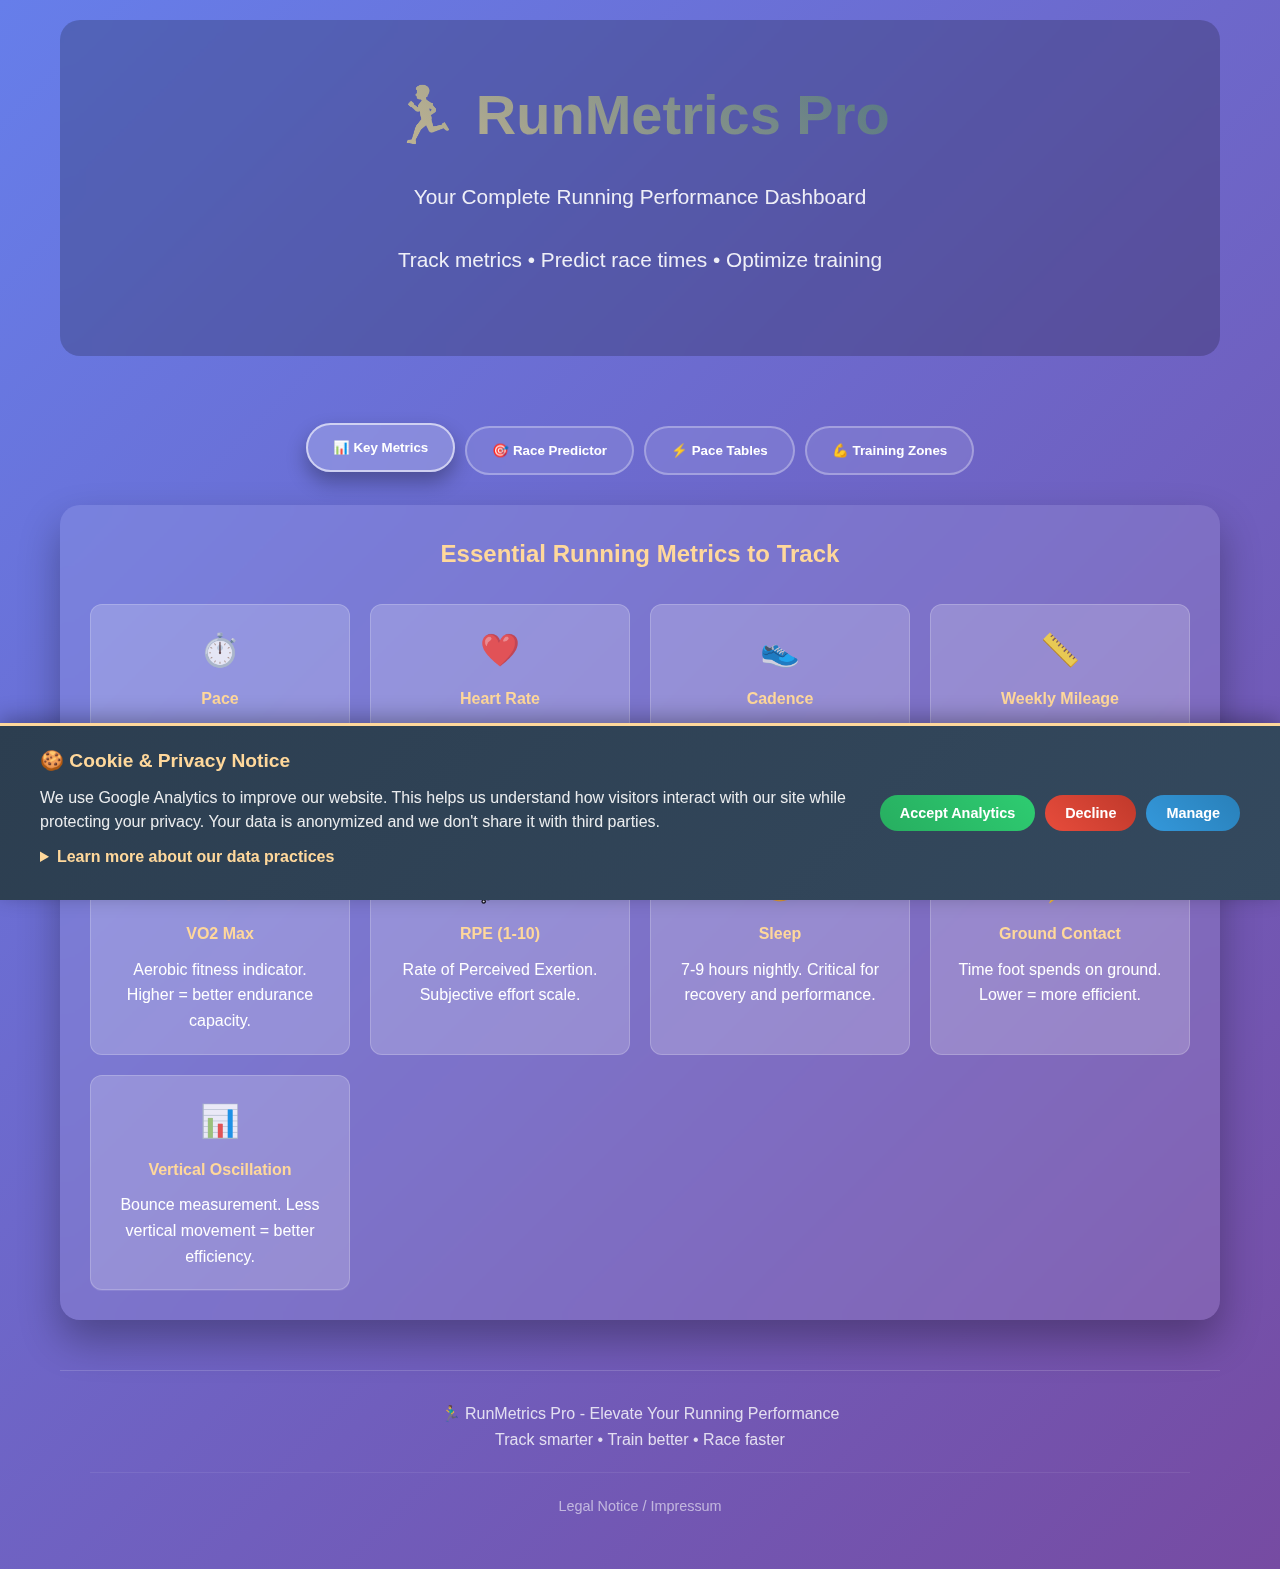
<file: index.html>
<!DOCTYPE html>
<html lang="en">
<head>
    <meta charset="UTF-8">
    <meta name="viewport" content="width=device-width, initial-scale=1.0">
    <title>RunMetrics Pro - Your Complete Running Companion</title>
    <link rel="stylesheet" href="css/styles.css">
    
    <!-- Google Analytics 4 - GDPR Compliant -->
    <script async src="https://www.googletagmanager.com/gtag/js?id=GA_MEASUREMENT_ID"></script>
    <script>
        window.dataLayer = window.dataLayer || [];
        function gtag(){dataLayer.push(arguments);}
        gtag('js', new Date());
        
        // Initialize with consent mode
        gtag('consent', 'default', {
            'analytics_storage': 'denied',
            'ad_storage': 'denied',
            'ad_user_data': 'denied',
            'ad_personalization': 'denied',
            'functionality_storage': 'denied',
            'personalization_storage': 'denied',
            'security_storage': 'granted'
        });
        
        // Only initialize GA if consent is given
        if (localStorage.getItem('ga_consent') === 'granted') {
            gtag('config', 'GA_MEASUREMENT_ID', {
                anonymize_ip: true,
                allow_google_signals: false,
                allow_ad_personalization_signals: false
            });
        }
    </script>
    
    <!-- Google AdSense with Auto Ads -->
    <script async src="https://pagead2.googlesyndication.com/pagead/js/adsbygoogle.js?client=ca-pub-2334759485238054"
            crossorigin="anonymous"></script>
</head>
<body>
    <div class="container">
        <div class="hero">
            <h1>🏃‍♂️ RunMetrics Pro</h1>
            <p>Your Complete Running Performance Dashboard</p>
            <p>Track metrics • Predict race times • Optimize training</p>
        </div>

        <!-- Google AdSense Ad Unit -->
        <div class="ad-container" style="text-align: center; margin: 20px 0; padding: 10px;">
            <ins class="adsbygoogle"
                 style="display:block"
                 data-ad-client="ca-pub-2334759485238054"
                 data-ad-slot="XXXXXXXXXX"
                 data-ad-format="auto"
                 data-full-width-responsive="true"></ins>
            <script>
                 (adsbygoogle = window.adsbygoogle || []).push({});
            </script>
        </div>

        <div class="tabs">
            <button class="tab-btn active" onclick="showTab('metrics')">📊 Key Metrics</button>
            <button class="tab-btn" onclick="showTab('predictor')">🎯 Race Predictor</button>
            <button class="tab-btn" onclick="showTab('pacing')">⚡ Pace Tables</button>
            <button class="tab-btn" onclick="showTab('training')">💪 Training Zones</button>
        </div>

        <div id="metrics" class="tab-content active">
            <h2 style="text-align: center; margin-bottom: 30px; color: #ffd89b;">Essential Running Metrics to Track</h2>
            <div class="metrics-showcase">
                <div class="metric-item" onclick="showMetricPopup('pace')">
                    <div class="icon">⏱️</div>
                    <h4>Pace</h4>
                    <p>Current & average pace per mile/km. Most fundamental metric for runners.</p>
                </div>
                <div class="metric-item" onclick="showMetricPopup('heartrate')">
                    <div class="icon">❤️</div>
                    <h4>Heart Rate</h4>
                    <p>Training intensity & heart rate zones (50-100% of max HR).</p>
                </div>
                <div class="metric-item" onclick="showMetricPopup('cadence')">
                    <div class="icon">👟</div>
                    <h4>Cadence</h4>
                    <p>Steps per minute. Aim for 170-180 SPM for optimal efficiency.</p>
                </div>
                <div class="metric-item" onclick="showMetricPopup('mileage')">
                    <div class="icon">📏</div>
                    <h4>Weekly Mileage</h4>
                    <p>Total distance per week. Increase by max 10-15% to prevent injury.</p>
                </div>
                <div class="metric-item" onclick="showMetricPopup('vo2max')">
                    <div class="icon">🫁</div>
                    <h4>VO2 Max</h4>
                    <p>Aerobic fitness indicator. Higher = better endurance capacity.</p>
                </div>
                <div class="metric-item" onclick="showMetricPopup('rpe')">
                    <div class="icon">💭</div>
                    <h4>RPE (1-10)</h4>
                    <p>Rate of Perceived Exertion. Subjective effort scale.</p>
                </div>
                <div class="metric-item" onclick="showMetricPopup('sleep')">
                    <div class="icon">😴</div>
                    <h4>Sleep</h4>
                    <p>7-9 hours nightly. Critical for recovery and performance.</p>
                </div>
                <div class="metric-item" onclick="showMetricPopup('groundcontact')">
                    <div class="icon">⚡</div>
                    <h4>Ground Contact</h4>
                    <p>Time foot spends on ground. Lower = more efficient.</p>
                </div>
                <div class="metric-item" onclick="showMetricPopup('vertical')">
                    <div class="icon">📊</div>
                    <h4>Vertical Oscillation</h4>
                    <p>Bounce measurement. Less vertical movement = better efficiency.</p>
                </div>
            </div>
        </div>

        <div id="predictor" class="tab-content">
            <div class="metric-grid">
                <div class="metric-card">
                    <h3>🎯 Race Time Predictor</h3>
                    <div class="input-group">
                        <label>Previous Race Distance</label>
                        <select id="prevDistance">
                            <option value="5k">5K</option>
                            <option value="10k">10K</option>
                            <option value="half">Half Marathon</option>
                            <option value="full">Marathon</option>
                        </select>
                    </div>
                    <div class="input-group">
                        <label>Previous Race Time (MM:SS)</label>
                        <input type="text" id="prevTime" placeholder="e.g. 25:30">
                    </div>
                    <div class="input-group">
                        <label>Target Race Distance</label>
                        <select id="targetDistance">
                            <option value="5k">5K</option>
                            <option value="10k">10K</option>
                            <option value="half">Half Marathon</option>
                            <option value="full">Marathon</option>
                        </select>
                    </div>
                    <button class="btn" onclick="predictRaceTime()">Predict Race Time</button>
                    <div id="predictionResult" class="results" style="display: none;"></div>
                </div>

                <div class="metric-card">
                    <h3>📈 Weekly Mileage Calculator</h3>
                    <div class="input-group">
                        <label>Current Weekly Mileage</label>
                        <input type="number" id="currentMileage" placeholder="e.g. 25">
                    </div>
                    <div class="input-group">
                        <label>Weeks to Goal</label>
                        <input type="number" id="weeksToGoal" placeholder="e.g. 12">
                    </div>
                    <div class="input-group">
                        <label>Target Weekly Mileage</label>
                        <input type="number" id="targetMileage" placeholder="e.g. 50">
                    </div>
                    <button class="btn" onclick="calculateMileageProgression()">Calculate Progression</button>
                    <div id="mileageResult" class="results" style="display: none;"></div>
                </div>
            </div>
        </div>

        <div id="pacing" class="tab-content">
            <div class="metric-card">
                <h3>⚡ Pace Tables for Common Race Times</h3>
                
                <div class="input-group" style="margin-bottom: 30px;">
                    <label>Select Race Distance</label>
                    <select id="paceDistanceSelector" onchange="showPaceTable()">
                        <option value="5k">5K</option>
                        <option value="10k">10K</option>
                        <option value="half">Half Marathon</option>
                        <option value="full">Marathon</option>
                    </select>
                </div>

                <!-- 5K Pace Table -->
                <div id="paceTable-5k" class="pace-table-container">
                    <h4 style="color: #ffd89b; margin-bottom: 20px;">🏃‍♂️ 5K Pace Table</h4>
                <table class="pace-table">
                    <thead>
                        <tr>
                            <th>Goal Time</th>
                            <th>Pace per Mile</th>
                            <th>Pace per KM</th>
                            <th>Mile Splits</th>
                        </tr>
                    </thead>
                    <tbody>
                            <tr><td>15:00</td><td>4:50</td><td>3:00</td><td>4:50, 9:40, 14:30</td></tr>
                            <tr><td>15:30</td><td>4:59</td><td>3:06</td><td>4:59, 9:58, 14:57</td></tr>
                            <tr><td>16:00</td><td>5:08</td><td>3:12</td><td>5:08, 10:16, 15:24</td></tr>
                            <tr><td>16:30</td><td>5:18</td><td>3:18</td><td>5:18, 10:36, 15:54</td></tr>
                            <tr><td>17:00</td><td>5:27</td><td>3:24</td><td>5:27, 10:54, 16:21</td></tr>
                            <tr><td>17:30</td><td>5:37</td><td>3:30</td><td>5:37, 11:14, 16:51</td></tr>
                            <tr><td>18:00</td><td>5:46</td><td>3:36</td><td>5:46, 11:32, 17:18</td></tr>
                            <tr><td>18:30</td><td>5:56</td><td>3:42</td><td>5:56, 11:52, 17:48</td></tr>
                            <tr><td>19:00</td><td>6:05</td><td>3:48</td><td>6:05, 12:10, 18:15</td></tr>
                            <tr><td>19:30</td><td>6:15</td><td>3:54</td><td>6:15, 12:30, 18:45</td></tr>
                            <tr><td>20:00</td><td>6:24</td><td>4:00</td><td>6:24, 12:48, 19:12</td></tr>
                            <tr><td>20:30</td><td>6:34</td><td>4:06</td><td>6:34, 13:08, 19:42</td></tr>
                            <tr><td>21:00</td><td>6:43</td><td>4:12</td><td>6:43, 13:26, 20:09</td></tr>
                            <tr><td>21:30</td><td>6:53</td><td>4:18</td><td>6:53, 13:46, 20:39</td></tr>
                            <tr><td>22:00</td><td>7:02</td><td>4:24</td><td>7:02, 14:04, 21:06</td></tr>
                            <tr><td>22:30</td><td>7:12</td><td>4:30</td><td>7:12, 14:24, 21:36</td></tr>
                            <tr><td>23:00</td><td>7:21</td><td>4:36</td><td>7:21, 14:42, 22:03</td></tr>
                            <tr><td>23:30</td><td>7:31</td><td>4:42</td><td>7:31, 15:02, 22:33</td></tr>
                            <tr><td>24:00</td><td>7:40</td><td>4:48</td><td>7:40, 15:20, 23:00</td></tr>
                            <tr><td>24:30</td><td>7:50</td><td>4:54</td><td>7:50, 15:40, 23:30</td></tr>
                            <tr><td>25:00</td><td>7:59</td><td>5:00</td><td>7:59, 15:58, 23:57</td></tr>
                            <tr><td>25:30</td><td>8:09</td><td>5:06</td><td>8:09, 16:18, 24:27</td></tr>
                            <tr><td>26:00</td><td>8:18</td><td>5:12</td><td>8:18, 16:36, 24:54</td></tr>
                            <tr><td>26:30</td><td>8:28</td><td>5:18</td><td>8:28, 16:56, 25:24</td></tr>
                            <tr><td>27:00</td><td>8:37</td><td>5:24</td><td>8:37, 17:14, 25:51</td></tr>
                            <tr><td>27:30</td><td>8:47</td><td>5:30</td><td>8:47, 17:34, 26:21</td></tr>
                            <tr><td>28:00</td><td>8:56</td><td>5:36</td><td>8:56, 17:52, 26:48</td></tr>
                            <tr><td>28:30</td><td>9:06</td><td>5:42</td><td>9:06, 18:12, 27:18</td></tr>
                            <tr><td>29:00</td><td>9:15</td><td>5:48</td><td>9:15, 18:30, 27:45</td></tr>
                            <tr><td>29:30</td><td>9:25</td><td>5:54</td><td>9:25, 18:50, 28:15</td></tr>
                            <tr><td>30:00</td><td>9:34</td><td>6:00</td><td>9:34, 19:08, 28:42</td></tr>
                            <tr><td>30:30</td><td>9:44</td><td>6:06</td><td>9:44, 19:28, 29:12</td></tr>
                            <tr><td>31:00</td><td>9:53</td><td>6:12</td><td>9:53, 19:46, 29:39</td></tr>
                            <tr><td>31:30</td><td>10:03</td><td>6:18</td><td>10:03, 20:06, 30:09</td></tr>
                            <tr><td>32:00</td><td>10:12</td><td>6:24</td><td>10:12, 20:24, 30:36</td></tr>
                            <tr><td>32:30</td><td>10:22</td><td>6:30</td><td>10:22, 20:44, 31:06</td></tr>
                            <tr><td>33:00</td><td>10:31</td><td>6:36</td><td>10:31, 21:02, 31:33</td></tr>
                            <tr><td>33:30</td><td>10:41</td><td>6:42</td><td>10:41, 21:22, 32:03</td></tr>
                            <tr><td>34:00</td><td>10:50</td><td>6:48</td><td>10:50, 21:40, 32:30</td></tr>
                            <tr><td>34:30</td><td>11:00</td><td>6:54</td><td>11:00, 22:00, 33:00</td></tr>
                            <tr><td>35:00</td><td>11:09</td><td>7:00</td><td>11:09, 22:18, 33:27</td></tr>
                            <tr><td>35:30</td><td>11:19</td><td>7:06</td><td>11:19, 22:38, 33:57</td></tr>
                            <tr><td>36:00</td><td>11:28</td><td>7:12</td><td>11:28, 22:56, 34:24</td></tr>
                            <tr><td>36:30</td><td>11:38</td><td>7:18</td><td>11:38, 23:16, 34:54</td></tr>
                            <tr><td>37:00</td><td>11:47</td><td>7:24</td><td>11:47, 23:34, 35:21</td></tr>
                            <tr><td>37:30</td><td>11:57</td><td>7:30</td><td>11:57, 23:54, 35:51</td></tr>
                            <tr><td>38:00</td><td>12:06</td><td>7:36</td><td>12:06, 24:12, 36:18</td></tr>
                            <tr><td>38:30</td><td>12:16</td><td>7:42</td><td>12:16, 24:32, 36:48</td></tr>
                            <tr><td>39:00</td><td>12:25</td><td>7:48</td><td>12:25, 24:50, 37:15</td></tr>
                            <tr><td>39:30</td><td>12:35</td><td>7:54</td><td>12:35, 25:10, 37:45</td></tr>
                            <tr><td>40:00</td><td>12:44</td><td>8:00</td><td>12:44, 25:28, 38:12</td></tr>
                            <tr><td>40:30</td><td>12:54</td><td>8:06</td><td>12:54, 25:48, 38:42</td></tr>
                            <tr><td>41:00</td><td>13:03</td><td>8:12</td><td>13:03, 26:06, 39:09</td></tr>
                            <tr><td>41:30</td><td>13:13</td><td>8:18</td><td>13:13, 26:26, 39:39</td></tr>
                            <tr><td>42:00</td><td>13:22</td><td>8:24</td><td>13:22, 26:44, 40:06</td></tr>
                            <tr><td>42:30</td><td>13:32</td><td>8:30</td><td>13:32, 27:04, 40:36</td></tr>
                            <tr><td>43:00</td><td>13:41</td><td>8:36</td><td>13:41, 27:22, 41:03</td></tr>
                            <tr><td>43:30</td><td>13:51</td><td>8:42</td><td>13:51, 27:42, 41:33</td></tr>
                            <tr><td>44:00</td><td>14:00</td><td>8:48</td><td>14:00, 28:00, 42:00</td></tr>
                            <tr><td>44:30</td><td>14:10</td><td>8:54</td><td>14:10, 28:20, 42:30</td></tr>
                            <tr><td>45:00</td><td>14:19</td><td>9:00</td><td>14:19, 28:38, 42:57</td></tr>
                        </tbody>
                    </table>
                </div>

                <!-- 10K Pace Table -->
                <div id="paceTable-10k" class="pace-table-container" style="display: none;">
                    <h4 style="color: #ffd89b; margin-bottom: 20px;">🏃‍♀️ 10K Pace Table</h4>
                    <table class="pace-table">
                        <thead>
                            <tr>
                                <th>Goal Time</th>
                                <th>Pace per Mile</th>
                                <th>Pace per KM</th>
                                <th>5K Split</th>
                            </tr>
                        </thead>
                        <tbody>
                            <tr><td>30:00</td><td>4:50</td><td>3:00</td><td>15:00</td></tr>
                            <tr><td>31:00</td><td>4:59</td><td>3:06</td><td>15:30</td></tr>
                            <tr><td>32:00</td><td>5:08</td><td>3:12</td><td>16:00</td></tr>
                            <tr><td>33:00</td><td>5:18</td><td>3:18</td><td>16:30</td></tr>
                            <tr><td>34:00</td><td>5:27</td><td>3:24</td><td>17:00</td></tr>
                            <tr><td>35:00</td><td>5:37</td><td>3:30</td><td>17:30</td></tr>
                            <tr><td>36:00</td><td>5:46</td><td>3:36</td><td>18:00</td></tr>
                            <tr><td>37:00</td><td>5:56</td><td>3:42</td><td>18:30</td></tr>
                            <tr><td>38:00</td><td>6:05</td><td>3:48</td><td>19:00</td></tr>
                            <tr><td>39:00</td><td>6:15</td><td>3:54</td><td>19:30</td></tr>
                            <tr><td>40:00</td><td>6:24</td><td>4:00</td><td>20:00</td></tr>
                            <tr><td>41:00</td><td>6:34</td><td>4:06</td><td>20:30</td></tr>
                            <tr><td>42:00</td><td>6:43</td><td>4:12</td><td>21:00</td></tr>
                            <tr><td>43:00</td><td>6:53</td><td>4:18</td><td>21:30</td></tr>
                            <tr><td>44:00</td><td>7:02</td><td>4:24</td><td>22:00</td></tr>
                            <tr><td>45:00</td><td>7:12</td><td>4:30</td><td>22:30</td></tr>
                            <tr><td>46:00</td><td>7:21</td><td>4:36</td><td>23:00</td></tr>
                            <tr><td>47:00</td><td>7:31</td><td>4:42</td><td>23:30</td></tr>
                            <tr><td>48:00</td><td>7:40</td><td>4:48</td><td>24:00</td></tr>
                            <tr><td>49:00</td><td>7:50</td><td>4:54</td><td>24:30</td></tr>
                            <tr><td>50:00</td><td>7:59</td><td>5:00</td><td>25:00</td></tr>
                            <tr><td>51:00</td><td>8:09</td><td>5:06</td><td>25:30</td></tr>
                            <tr><td>52:00</td><td>8:18</td><td>5:12</td><td>26:00</td></tr>
                            <tr><td>53:00</td><td>8:28</td><td>5:18</td><td>26:30</td></tr>
                            <tr><td>54:00</td><td>8:37</td><td>5:24</td><td>27:00</td></tr>
                            <tr><td>55:00</td><td>8:47</td><td>5:30</td><td>27:30</td></tr>
                            <tr><td>56:00</td><td>8:56</td><td>5:36</td><td>28:00</td></tr>
                            <tr><td>57:00</td><td>9:06</td><td>5:42</td><td>28:30</td></tr>
                            <tr><td>58:00</td><td>9:15</td><td>5:48</td><td>29:00</td></tr>
                            <tr><td>59:00</td><td>9:25</td><td>5:54</td><td>29:30</td></tr>
                            <tr><td>60:00</td><td>9:34</td><td>6:00</td><td>30:00</td></tr>
                            <tr><td>61:00</td><td>9:44</td><td>6:06</td><td>30:30</td></tr>
                            <tr><td>62:00</td><td>9:53</td><td>6:12</td><td>31:00</td></tr>
                            <tr><td>63:00</td><td>10:03</td><td>6:18</td><td>31:30</td></tr>
                            <tr><td>64:00</td><td>10:12</td><td>6:24</td><td>32:00</td></tr>
                            <tr><td>65:00</td><td>10:22</td><td>6:30</td><td>32:30</td></tr>
                            <tr><td>66:00</td><td>10:31</td><td>6:36</td><td>33:00</td></tr>
                            <tr><td>67:00</td><td>10:41</td><td>6:42</td><td>33:30</td></tr>
                            <tr><td>68:00</td><td>10:50</td><td>6:48</td><td>34:00</td></tr>
                            <tr><td>69:00</td><td>11:00</td><td>6:54</td><td>34:30</td></tr>
                            <tr><td>70:00</td><td>11:09</td><td>7:00</td><td>35:00</td></tr>
                            <tr><td>71:00</td><td>11:19</td><td>7:06</td><td>35:30</td></tr>
                            <tr><td>72:00</td><td>11:28</td><td>7:12</td><td>36:00</td></tr>
                            <tr><td>73:00</td><td>11:38</td><td>7:18</td><td>36:30</td></tr>
                            <tr><td>74:00</td><td>11:47</td><td>7:24</td><td>37:00</td></tr>
                            <tr><td>75:00</td><td>11:57</td><td>7:30</td><td>37:30</td></tr>
                            <tr><td>76:00</td><td>12:06</td><td>7:36</td><td>38:00</td></tr>
                            <tr><td>77:00</td><td>12:16</td><td>7:42</td><td>38:30</td></tr>
                            <tr><td>78:00</td><td>12:25</td><td>7:48</td><td>39:00</td></tr>
                            <tr><td>79:00</td><td>12:35</td><td>7:54</td><td>39:30</td></tr>
                            <tr><td>80:00</td><td>12:44</td><td>8:00</td><td>40:00</td></tr>
                            <tr><td>81:00</td><td>12:54</td><td>8:06</td><td>40:30</td></tr>
                            <tr><td>82:00</td><td>13:03</td><td>8:12</td><td>41:00</td></tr>
                            <tr><td>83:00</td><td>13:13</td><td>8:18</td><td>41:30</td></tr>
                            <tr><td>84:00</td><td>13:22</td><td>8:24</td><td>42:00</td></tr>
                            <tr><td>85:00</td><td>13:32</td><td>8:30</td><td>42:30</td></tr>
                            <tr><td>86:00</td><td>13:41</td><td>8:36</td><td>43:00</td></tr>
                            <tr><td>87:00</td><td>13:51</td><td>8:42</td><td>43:30</td></tr>
                            <tr><td>88:00</td><td>14:00</td><td>8:48</td><td>44:00</td></tr>
                            <tr><td>89:00</td><td>14:10</td><td>8:54</td><td>44:30</td></tr>
                            <tr><td>90:00</td><td>14:19</td><td>9:00</td><td>45:00</td></tr>
                    </tbody>
                </table>
                </div>

                <!-- Half Marathon Pace Table -->
                <div id="paceTable-half" class="pace-table-container" style="display: none;">
                    <h4 style="color: #ffd89b; margin-bottom: 20px;">🏃‍♀️ Half Marathon Pace Table</h4>
                <table class="pace-table">
                    <thead>
                        <tr>
                            <th>Goal Time</th>
                            <th>Pace per Mile</th>
                            <th>Pace per KM</th>
                            <th>10K Split</th>
                            <th>15K Split</th>
                        </tr>
                    </thead>
                    <tbody>
                            <tr><td>1:03:00</td><td>4:50</td><td>3:00</td><td>30:00</td><td>45:00</td></tr>
                            <tr><td>1:05:00</td><td>4:59</td><td>3:06</td><td>31:00</td><td>46:30</td></tr>
                            <tr><td>1:07:00</td><td>5:08</td><td>3:12</td><td>32:00</td><td>48:00</td></tr>
                            <tr><td>1:09:00</td><td>5:18</td><td>3:18</td><td>33:00</td><td>49:30</td></tr>
                            <tr><td>1:11:00</td><td>5:27</td><td>3:24</td><td>34:00</td><td>51:00</td></tr>
                            <tr><td>1:13:00</td><td>5:37</td><td>3:30</td><td>35:00</td><td>52:30</td></tr>
                            <tr><td>1:15:00</td><td>5:46</td><td>3:36</td><td>36:00</td><td>54:00</td></tr>
                            <tr><td>1:17:00</td><td>5:56</td><td>3:42</td><td>37:00</td><td>55:30</td></tr>
                            <tr><td>1:19:00</td><td>6:05</td><td>3:48</td><td>38:00</td><td>57:00</td></tr>
                            <tr><td>1:21:00</td><td>6:15</td><td>3:54</td><td>39:00</td><td>58:30</td></tr>
                            <tr><td>1:23:00</td><td>6:24</td><td>4:00</td><td>40:00</td><td>1:00:00</td></tr>
                            <tr><td>1:25:00</td><td>6:34</td><td>4:06</td><td>41:00</td><td>1:01:30</td></tr>
                            <tr><td>1:27:00</td><td>6:43</td><td>4:12</td><td>42:00</td><td>1:03:00</td></tr>
                            <tr><td>1:29:00</td><td>6:53</td><td>4:18</td><td>43:00</td><td>1:04:30</td></tr>
                            <tr><td>1:31:00</td><td>7:02</td><td>4:24</td><td>44:00</td><td>1:06:00</td></tr>
                            <tr><td>1:33:00</td><td>7:12</td><td>4:30</td><td>45:00</td><td>1:07:30</td></tr>
                            <tr><td>1:35:00</td><td>7:21</td><td>4:36</td><td>46:00</td><td>1:09:00</td></tr>
                            <tr><td>1:37:00</td><td>7:31</td><td>4:42</td><td>47:00</td><td>1:10:30</td></tr>
                            <tr><td>1:39:00</td><td>7:40</td><td>4:48</td><td>48:00</td><td>1:12:00</td></tr>
                            <tr><td>1:41:00</td><td>7:50</td><td>4:54</td><td>49:00</td><td>1:13:30</td></tr>
                            <tr><td>1:43:00</td><td>7:59</td><td>5:00</td><td>50:00</td><td>1:15:00</td></tr>
                            <tr><td>1:45:00</td><td>8:09</td><td>5:06</td><td>51:00</td><td>1:16:30</td></tr>
                            <tr><td>1:47:00</td><td>8:18</td><td>5:12</td><td>52:00</td><td>1:18:00</td></tr>
                            <tr><td>1:49:00</td><td>8:28</td><td>5:18</td><td>53:00</td><td>1:19:30</td></tr>
                            <tr><td>1:51:00</td><td>8:37</td><td>5:24</td><td>54:00</td><td>1:21:00</td></tr>
                            <tr><td>1:53:00</td><td>8:47</td><td>5:30</td><td>55:00</td><td>1:22:30</td></tr>
                            <tr><td>1:55:00</td><td>8:56</td><td>5:36</td><td>56:00</td><td>1:24:00</td></tr>
                            <tr><td>1:57:00</td><td>9:06</td><td>5:42</td><td>57:00</td><td>1:25:30</td></tr>
                            <tr><td>1:59:00</td><td>9:15</td><td>5:48</td><td>58:00</td><td>1:27:00</td></tr>
                            <tr><td>2:01:00</td><td>9:25</td><td>5:54</td><td>59:00</td><td>1:28:30</td></tr>
                            <tr><td>2:03:00</td><td>9:34</td><td>6:00</td><td>1:00:00</td><td>1:30:00</td></tr>
                            <tr><td>2:05:00</td><td>9:44</td><td>6:06</td><td>1:01:00</td><td>1:31:30</td></tr>
                            <tr><td>2:07:00</td><td>9:53</td><td>6:12</td><td>1:02:00</td><td>1:33:00</td></tr>
                            <tr><td>2:09:00</td><td>10:03</td><td>6:18</td><td>1:03:00</td><td>1:34:30</td></tr>
                            <tr><td>2:11:00</td><td>10:12</td><td>6:24</td><td>1:04:00</td><td>1:36:00</td></tr>
                            <tr><td>2:13:00</td><td>10:22</td><td>6:30</td><td>1:05:00</td><td>1:37:30</td></tr>
                            <tr><td>2:15:00</td><td>10:31</td><td>6:36</td><td>1:06:00</td><td>1:39:00</td></tr>
                            <tr><td>2:17:00</td><td>10:41</td><td>6:42</td><td>1:07:00</td><td>1:40:30</td></tr>
                            <tr><td>2:19:00</td><td>10:50</td><td>6:48</td><td>1:08:00</td><td>1:42:00</td></tr>
                            <tr><td>2:21:00</td><td>11:00</td><td>6:54</td><td>1:09:00</td><td>1:43:30</td></tr>
                            <tr><td>2:23:00</td><td>11:09</td><td>7:00</td><td>1:10:00</td><td>1:45:00</td></tr>
                            <tr><td>2:25:00</td><td>11:19</td><td>7:06</td><td>1:11:00</td><td>1:46:30</td></tr>
                            <tr><td>2:27:00</td><td>11:28</td><td>7:12</td><td>1:12:00</td><td>1:48:00</td></tr>
                            <tr><td>2:29:00</td><td>11:38</td><td>7:18</td><td>1:13:00</td><td>1:49:30</td></tr>
                            <tr><td>2:31:00</td><td>11:47</td><td>7:24</td><td>1:14:00</td><td>1:51:00</td></tr>
                            <tr><td>2:33:00</td><td>11:57</td><td>7:30</td><td>1:15:00</td><td>1:52:30</td></tr>
                            <tr><td>2:35:00</td><td>12:06</td><td>7:36</td><td>1:16:00</td><td>1:54:00</td></tr>
                            <tr><td>2:37:00</td><td>12:16</td><td>7:42</td><td>1:17:00</td><td>1:55:30</td></tr>
                            <tr><td>2:39:00</td><td>12:25</td><td>7:48</td><td>1:18:00</td><td>1:57:00</td></tr>
                            <tr><td>2:41:00</td><td>12:35</td><td>7:54</td><td>1:19:00</td><td>1:58:30</td></tr>
                            <tr><td>2:43:00</td><td>12:44</td><td>8:00</td><td>1:20:00</td><td>2:00:00</td></tr>
                            <tr><td>2:45:00</td><td>12:54</td><td>8:06</td><td>1:21:00</td><td>2:01:30</td></tr>
                            <tr><td>2:47:00</td><td>13:03</td><td>8:12</td><td>1:22:00</td><td>2:03:00</td></tr>
                            <tr><td>2:49:00</td><td>13:13</td><td>8:18</td><td>1:23:00</td><td>2:04:30</td></tr>
                            <tr><td>2:51:00</td><td>13:22</td><td>8:24</td><td>1:24:00</td><td>2:06:00</td></tr>
                            <tr><td>2:53:00</td><td>13:32</td><td>8:30</td><td>1:25:00</td><td>2:07:30</td></tr>
                            <tr><td>2:55:00</td><td>13:41</td><td>8:36</td><td>1:26:00</td><td>2:09:00</td></tr>
                            <tr><td>2:57:00</td><td>13:51</td><td>8:42</td><td>1:27:00</td><td>2:10:30</td></tr>
                            <tr><td>2:59:00</td><td>14:00</td><td>8:48</td><td>1:28:00</td><td>2:12:00</td></tr>
                            <tr><td>3:01:00</td><td>14:10</td><td>8:54</td><td>1:29:00</td><td>2:13:30</td></tr>
                            <tr><td>3:03:00</td><td>14:19</td><td>9:00</td><td>1:30:00</td><td>2:15:00</td></tr>
                    </tbody>
                </table>
                </div>

                <!-- Marathon Pace Table -->
                <div id="paceTable-full" class="pace-table-container" style="display: none;">
                    <h4 style="color: #ffd89b; margin-bottom: 20px;">🏃‍♂️ Marathon Pace Table</h4>
                <table class="pace-table">
                    <thead>
                        <tr>
                            <th>Goal Time</th>
                            <th>Pace per Mile</th>
                            <th>Pace per KM</th>
                            <th>10K Split</th>
                            <th>Half Split</th>
                            <th>30K Split</th>
                        </tr>
                    </thead>
                    <tbody>
                            <tr><td>2:06:00</td><td>4:50</td><td>3:00</td><td>30:00</td><td>1:03:00</td><td>1:29:00</td></tr>
                            <tr><td>2:10:00</td><td>4:59</td><td>3:06</td><td>31:00</td><td>1:05:00</td><td>1:32:00</td></tr>
                            <tr><td>2:14:00</td><td>5:08</td><td>3:12</td><td>32:00</td><td>1:07:00</td><td>1:35:00</td></tr>
                            <tr><td>2:18:00</td><td>5:18</td><td>3:18</td><td>33:00</td><td>1:09:00</td><td>1:38:00</td></tr>
                            <tr><td>2:22:00</td><td>5:27</td><td>3:24</td><td>34:00</td><td>1:11:00</td><td>1:41:00</td></tr>
                            <tr><td>2:26:00</td><td>5:37</td><td>3:30</td><td>35:00</td><td>1:13:00</td><td>1:44:00</td></tr>
                            <tr><td>2:30:00</td><td>5:46</td><td>3:36</td><td>36:00</td><td>1:15:00</td><td>1:47:00</td></tr>
                            <tr><td>2:34:00</td><td>5:56</td><td>3:42</td><td>37:00</td><td>1:17:00</td><td>1:50:00</td></tr>
                            <tr><td>2:38:00</td><td>6:05</td><td>3:48</td><td>38:00</td><td>1:19:00</td><td>1:53:00</td></tr>
                            <tr><td>2:42:00</td><td>6:15</td><td>3:54</td><td>39:00</td><td>1:21:00</td><td>1:56:00</td></tr>
                            <tr><td>2:46:00</td><td>6:24</td><td>4:00</td><td>40:00</td><td>1:23:00</td><td>1:59:00</td></tr>
                            <tr><td>2:50:00</td><td>6:34</td><td>4:06</td><td>41:00</td><td>1:25:00</td><td>2:02:00</td></tr>
                            <tr><td>2:54:00</td><td>6:43</td><td>4:12</td><td>42:00</td><td>1:27:00</td><td>2:05:00</td></tr>
                            <tr><td>2:58:00</td><td>6:53</td><td>4:18</td><td>43:00</td><td>1:29:00</td><td>2:08:00</td></tr>
                            <tr><td>3:02:00</td><td>7:02</td><td>4:24</td><td>44:00</td><td>1:31:00</td><td>2:11:00</td></tr>
                            <tr><td>3:06:00</td><td>7:12</td><td>4:30</td><td>45:00</td><td>1:33:00</td><td>2:14:00</td></tr>
                            <tr><td>3:10:00</td><td>7:21</td><td>4:36</td><td>46:00</td><td>1:35:00</td><td>2:17:00</td></tr>
                            <tr><td>3:14:00</td><td>7:31</td><td>4:42</td><td>47:00</td><td>1:37:00</td><td>2:20:00</td></tr>
                            <tr><td>3:18:00</td><td>7:40</td><td>4:48</td><td>48:00</td><td>1:39:00</td><td>2:23:00</td></tr>
                            <tr><td>3:22:00</td><td>7:50</td><td>4:54</td><td>49:00</td><td>1:41:00</td><td>2:26:00</td></tr>
                            <tr><td>3:26:00</td><td>7:59</td><td>5:00</td><td>50:00</td><td>1:43:00</td><td>2:29:00</td></tr>
                            <tr><td>3:30:00</td><td>8:09</td><td>5:06</td><td>51:00</td><td>1:45:00</td><td>2:32:00</td></tr>
                            <tr><td>3:34:00</td><td>8:18</td><td>5:12</td><td>52:00</td><td>1:47:00</td><td>2:35:00</td></tr>
                            <tr><td>3:38:00</td><td>8:28</td><td>5:18</td><td>53:00</td><td>1:49:00</td><td>2:38:00</td></tr>
                            <tr><td>3:42:00</td><td>8:37</td><td>5:24</td><td>54:00</td><td>1:51:00</td><td>2:41:00</td></tr>
                            <tr><td>3:46:00</td><td>8:47</td><td>5:30</td><td>55:00</td><td>1:53:00</td><td>2:44:00</td></tr>
                            <tr><td>3:50:00</td><td>8:56</td><td>5:36</td><td>56:00</td><td>1:55:00</td><td>2:47:00</td></tr>
                            <tr><td>3:54:00</td><td>9:06</td><td>5:42</td><td>57:00</td><td>1:57:00</td><td>2:50:00</td></tr>
                            <tr><td>3:58:00</td><td>9:15</td><td>5:48</td><td>58:00</td><td>1:59:00</td><td>2:53:00</td></tr>
                            <tr><td>4:02:00</td><td>9:25</td><td>5:54</td><td>59:00</td><td>2:01:00</td><td>2:56:00</td></tr>
                            <tr><td>4:06:00</td><td>9:34</td><td>6:00</td><td>1:00:00</td><td>2:03:00</td><td>2:59:00</td></tr>
                            <tr><td>4:10:00</td><td>9:44</td><td>6:06</td><td>1:01:00</td><td>2:05:00</td><td>3:02:00</td></tr>
                            <tr><td>4:14:00</td><td>9:53</td><td>6:12</td><td>1:02:00</td><td>2:07:00</td><td>3:05:00</td></tr>
                            <tr><td>4:18:00</td><td>10:03</td><td>6:18</td><td>1:03:00</td><td>2:09:00</td><td>3:08:00</td></tr>
                            <tr><td>4:22:00</td><td>10:12</td><td>6:24</td><td>1:04:00</td><td>2:11:00</td><td>3:11:00</td></tr>
                            <tr><td>4:26:00</td><td>10:22</td><td>6:30</td><td>1:05:00</td><td>2:13:00</td><td>3:14:00</td></tr>
                            <tr><td>4:30:00</td><td>10:31</td><td>6:36</td><td>1:06:00</td><td>2:15:00</td><td>3:17:00</td></tr>
                            <tr><td>4:34:00</td><td>10:41</td><td>6:42</td><td>1:07:00</td><td>2:17:00</td><td>3:20:00</td></tr>
                            <tr><td>4:38:00</td><td>10:50</td><td>6:48</td><td>1:08:00</td><td>2:19:00</td><td>3:23:00</td></tr>
                            <tr><td>4:42:00</td><td>11:00</td><td>6:54</td><td>1:09:00</td><td>2:21:00</td><td>3:26:00</td></tr>
                            <tr><td>4:46:00</td><td>11:09</td><td>7:00</td><td>1:10:00</td><td>2:23:00</td><td>3:29:00</td></tr>
                            <tr><td>4:50:00</td><td>11:19</td><td>7:06</td><td>1:11:00</td><td>2:25:00</td><td>3:32:00</td></tr>
                            <tr><td>4:54:00</td><td>11:28</td><td>7:12</td><td>1:12:00</td><td>2:27:00</td><td>3:35:00</td></tr>
                            <tr><td>4:58:00</td><td>11:38</td><td>7:18</td><td>1:13:00</td><td>2:29:00</td><td>3:38:00</td></tr>
                            <tr><td>5:02:00</td><td>11:47</td><td>7:24</td><td>1:14:00</td><td>2:31:00</td><td>3:41:00</td></tr>
                            <tr><td>5:06:00</td><td>11:57</td><td>7:30</td><td>1:15:00</td><td>2:33:00</td><td>3:44:00</td></tr>
                            <tr><td>5:10:00</td><td>12:06</td><td>7:36</td><td>1:16:00</td><td>2:35:00</td><td>3:47:00</td></tr>
                            <tr><td>5:14:00</td><td>12:16</td><td>7:42</td><td>1:17:00</td><td>2:37:00</td><td>3:50:00</td></tr>
                            <tr><td>5:18:00</td><td>12:25</td><td>7:48</td><td>1:18:00</td><td>2:39:00</td><td>3:53:00</td></tr>
                            <tr><td>5:22:00</td><td>12:35</td><td>7:54</td><td>1:19:00</td><td>2:41:00</td><td>3:56:00</td></tr>
                            <tr><td>5:26:00</td><td>12:44</td><td>8:00</td><td>1:20:00</td><td>2:43:00</td><td>3:59:00</td></tr>
                            <tr><td>5:30:00</td><td>12:54</td><td>8:06</td><td>1:21:00</td><td>2:45:00</td><td>4:02:00</td></tr>
                            <tr><td>5:34:00</td><td>13:03</td><td>8:12</td><td>1:22:00</td><td>2:47:00</td><td>4:05:00</td></tr>
                            <tr><td>5:38:00</td><td>13:13</td><td>8:18</td><td>1:23:00</td><td>2:49:00</td><td>4:08:00</td></tr>
                            <tr><td>5:42:00</td><td>13:22</td><td>8:24</td><td>1:24:00</td><td>2:51:00</td><td>4:11:00</td></tr>
                            <tr><td>5:46:00</td><td>13:32</td><td>8:30</td><td>1:25:00</td><td>2:53:00</td><td>4:14:00</td></tr>
                            <tr><td>5:50:00</td><td>13:41</td><td>8:36</td><td>1:26:00</td><td>2:55:00</td><td>4:17:00</td></tr>
                            <tr><td>5:54:00</td><td>13:51</td><td>8:42</td><td>1:27:00</td><td>2:57:00</td><td>4:20:00</td></tr>
                            <tr><td>5:58:00</td><td>14:00</td><td>8:48</td><td>1:28:00</td><td>2:59:00</td><td>4:23:00</td></tr>
                            <tr><td>6:02:00</td><td>14:10</td><td>8:54</td><td>1:29:00</td><td>3:01:00</td><td>4:26:00</td></tr>
                            <tr><td>6:06:00</td><td>14:19</td><td>9:00</td><td>1:30:00</td><td>3:03:00</td><td>4:29:00</td></tr>
                    </tbody>
                </table>
                </div>
            </div>
        </div>

        <div id="training" class="tab-content">
            <div class="metric-grid">
                <div class="metric-card">
                    <h3>💓 Heart Rate Zone Calculator</h3>
                    <div class="input-group">
                        <label>Age</label>
                        <input type="number" id="age" placeholder="e.g. 30">
                    </div>
                    <div class="input-group">
                        <label>Resting Heart Rate (optional)</label>
                        <input type="number" id="restingHR" placeholder="e.g. 60">
                    </div>
                    <button class="btn" onclick="calculateHRZones()">Calculate HR Zones</button>
                    <div id="hrZonesResult" class="training-zones" style="display: none;"></div>
                </div>

                <div class="metric-card">
                    <h3>🎯 Training Pace Calculator</h3>
                    <div class="input-group">
                        <label>Recent 5K Time (MM:SS)</label>
                        <input type="text" id="fiveKTime" placeholder="e.g. 25:00">
                    </div>
                    <button class="btn" onclick="calculateTrainingPaces()">Calculate Training Paces</button>
                    <div id="trainingPacesResult" class="training-zones" style="display: none;"></div>
                </div>

                <div class="metric-card">
                    <h3>📊 Weekly Training Plan</h3>
                    <div class="input-group">
                        <label>Distance Unit</label>
                        <select id="distanceUnit" onchange="updateDistanceLabel()">
                            <option value="miles">Miles</option>
                            <option value="km">Kilometers</option>
                        </select>
                    </div>
                    <div class="input-group">
                        <label id="distanceLabel">Target Weekly Mileage</label>
                        <input type="number" id="weeklyMileage" placeholder="e.g. 40">
                    </div>
                    <div class="input-group">
                        <label>Training Days per Week</label>
                        <select id="trainingDays">
                            <option value="3">3 days</option>
                            <option value="4">4 days</option>
                            <option value="5">5 days</option>
                            <option value="6">6 days</option>
                            <option value="7">7 days</option>
                        </select>
                    </div>
                    <button class="btn" onclick="generateTrainingPlan()">Generate Plan</button>
                    <div id="trainingPlanResult" class="results" style="display: none;"></div>
                </div>
            </div>
        </div>

        <div class="footer">
            <p>🏃‍♂️ RunMetrics Pro - Elevate Your Running Performance</p>
            <p>Track smarter • Train better • Race faster</p>
            <footer>
                <a href="legal-notice.html">Legal Notice / Impressum</a>
            </footer>
        </div>
    </div>

    <!-- Metric Explanation Popup -->
    <div id="metricPopup" class="popup-overlay" onclick="closeMetricPopup()">
        <div class="popup-content" onclick="event.stopPropagation()">
            <div class="popup-header">
                <h3 id="popupTitle"></h3>
                <button class="popup-close" onclick="closeMetricPopup()">&times;</button>
            </div>
            <div class="popup-body">
                <div id="popupIcon" class="popup-icon"></div>
                <div id="popupContent"></div>
            </div>
        </div>
    </div>

    <!-- GDPR Cookie Consent Banner -->
    <div id="cookieConsent" class="cookie-consent" style="display: none;">
        <div class="cookie-content">
            <div class="cookie-text">
                <h4>🍪 Cookie & Privacy Notice</h4>
                <p>We use Google Analytics to improve our website. This helps us understand how visitors interact with our site while protecting your privacy. Your data is anonymized and we don't share it with third parties.</p>
                <div class="cookie-details">
                    <details>
                        <summary>Learn more about our data practices</summary>
                        <ul>
                            <li>We use Google Analytics 4 with IP anonymization</li>
                            <li>No personal data is collected or stored</li>
                            <li>Data is used only for website improvement</li>
                            <li>You can withdraw consent at any time</li>
                            <li>We comply with GDPR and Austrian data protection laws</li>
                        </ul>
                    </details>
                </div>
            </div>
            <div class="cookie-buttons">
                <button id="acceptCookies" class="cookie-btn accept">Accept Analytics</button>
                <button id="declineCookies" class="cookie-btn decline">Decline</button>
                <button id="manageCookies" class="cookie-btn manage">Manage</button>
            </div>
        </div>
    </div>

    <!-- Cookie Settings Modal -->
    <div id="cookieSettings" class="cookie-settings" style="display: none;">
        <div class="cookie-settings-content">
            <div class="cookie-settings-header">
                <h3>Cookie Settings</h3>
                <button id="closeCookieSettings" class="cookie-close">&times;</button>
            </div>
            <div class="cookie-settings-body">
                <div class="cookie-category">
                    <h4>Essential Cookies</h4>
                    <p>These cookies are necessary for the website to function and cannot be switched off.</p>
                    <label class="cookie-switch">
                        <input type="checkbox" checked disabled>
                        <span class="slider"></span>
                    </label>
                </div>
                <div class="cookie-category">
                    <h4>Analytics Cookies</h4>
                    <p>These cookies help us understand how visitors interact with our website by collecting and reporting information anonymously.</p>
                    <label class="cookie-switch">
                        <input type="checkbox" id="analyticsToggle">
                        <span class="slider"></span>
                    </label>
                </div>
                <div class="cookie-settings-buttons">
                    <button id="saveCookieSettings" class="cookie-btn accept">Save Preferences</button>
                    <button id="acceptAllCookies" class="cookie-btn accept">Accept All</button>
                </div>
            </div>
        </div>
    </div>

    <script src="js/script.js"></script>
</body>
</html>
</file>
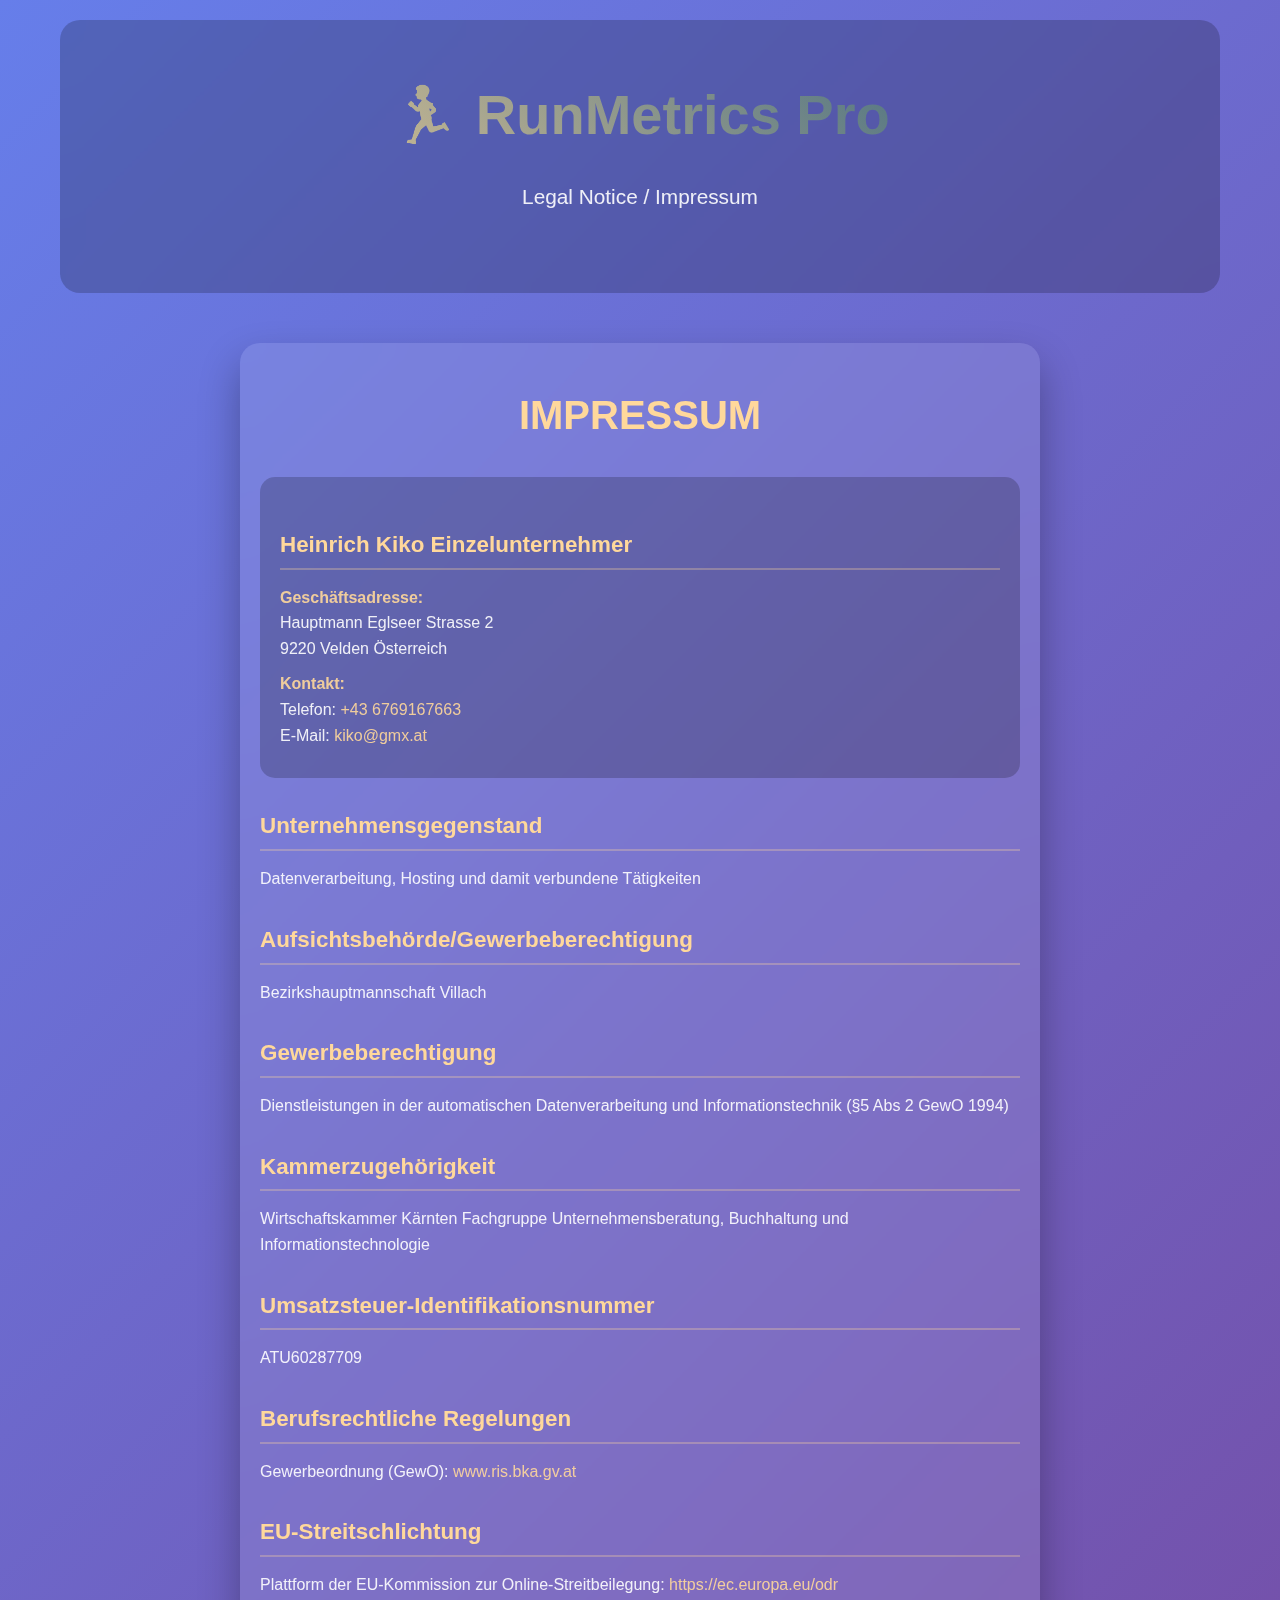
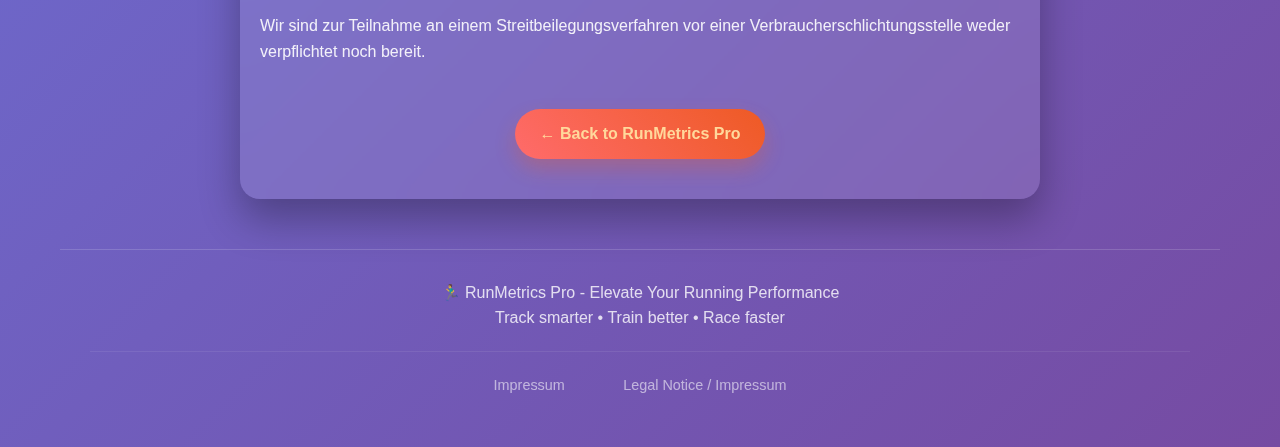
<file: legal-notice.html>
<!DOCTYPE html>
<html lang="en">
<head>
    <meta charset="UTF-8">
    <meta name="viewport" content="width=device-width, initial-scale=1.0">
    <title>Legal Notice / Impressum - RunMetrics Pro</title>
    <link rel="stylesheet" href="css/styles.css">
    <style>
        .legal-content {
            max-width: 800px;
            margin: 0 auto;
            padding: 40px 20px;
            background: rgba(255,255,255,0.1);
            border-radius: 20px;
            backdrop-filter: blur(15px);
            box-shadow: 0 20px 40px rgba(0,0,0,0.3);
            margin-top: 50px;
            margin-bottom: 50px;
        }
        
        .legal-content h1 {
            color: #ffd89b;
            text-align: center;
            margin-bottom: 30px;
            font-size: 2.5em;
            font-weight: 700;
        }
        
        .legal-content h2 {
            color: #ffd89b;
            margin-top: 30px;
            margin-bottom: 15px;
            font-size: 1.4em;
            border-bottom: 2px solid rgba(255,216,155,0.3);
            padding-bottom: 5px;
        }
        
        .legal-content p {
            margin-bottom: 15px;
            line-height: 1.6;
            opacity: 0.9;
        }
        
        .legal-content a {
            color: #ffd89b;
            text-decoration: none;
            transition: all 0.3s ease;
        }
        
        .legal-content a:hover {
            color: #fff;
            text-decoration: underline;
        }
        
        .back-link {
            display: inline-block;
            margin-top: 30px;
            padding: 12px 25px;
            background: linear-gradient(45deg, #ff6b6b, #ee5a24);
            color: white;
            text-decoration: none;
            border-radius: 25px;
            font-weight: 600;
            transition: all 0.3s ease;
            box-shadow: 0 10px 20px rgba(238,90,36,0.3);
        }
        
        .back-link:hover {
            transform: translateY(-3px);
            box-shadow: 0 15px 30px rgba(238,90,36,0.4);
            color: white;
            text-decoration: none;
        }
        
        .contact-info {
            background: rgba(0,0,0,0.2);
            padding: 20px;
            border-radius: 15px;
            margin: 20px 0;
        }
        
        .contact-info p {
            margin-bottom: 10px;
        }
        
        .contact-info strong {
            color: #ffd89b;
        }
    </style>
</head>
<body>
    <div class="container">
        <div class="hero">
            <h1>🏃‍♂️ RunMetrics Pro</h1>
            <p>Legal Notice / Impressum</p>
        </div>

        <div class="legal-content">
            <h1>IMPRESSUM</h1>
            
            <div class="contact-info">
                <h2>Heinrich Kiko Einzelunternehmer</h2>
                
                <p><strong>Geschäftsadresse:</strong><br>
                Hauptmann Eglseer Strasse 2<br>
                9220 Velden Österreich</p>
                
                <p><strong>Kontakt:</strong><br>
                Telefon: <a href="tel:+436769167663">+43 6769167663</a><br>
                E-Mail: <a href="mailto:kiko@gmx.at">kiko@gmx.at</a></p>
            </div>
            
            <h2>Unternehmensgegenstand</h2>
            <p>Datenverarbeitung, Hosting und damit verbundene Tätigkeiten</p>
            
            <h2>Aufsichtsbehörde/Gewerbeberechtigung</h2>
            <p>Bezirkshauptmannschaft Villach</p>
            
            <h2>Gewerbeberechtigung</h2>
            <p>Dienstleistungen in der automatischen Datenverarbeitung und Informationstechnik (§5 Abs 2 GewO 1994)</p>
            
            <h2>Kammerzugehörigkeit</h2>
            <p>Wirtschaftskammer Kärnten Fachgruppe Unternehmensberatung, Buchhaltung und Informationstechnologie</p>
            
            <h2>Umsatzsteuer-Identifikationsnummer</h2>
            <p>ATU60287709</p>
            
            <h2>Berufsrechtliche Regelungen</h2>
            <p>Gewerbeordnung (GewO): <a href="https://www.ris.bka.gv.at" target="_blank" rel="noopener noreferrer">www.ris.bka.gv.at</a></p>
            
            <h2>EU-Streitschlichtung</h2>
            <p>Plattform der EU-Kommission zur Online-Streitbeilegung: <a href="https://ec.europa.eu/odr" target="_blank" rel="noopener noreferrer">https://ec.europa.eu/odr</a></p>
            <p>Wir sind zur Teilnahme an einem Streitbeilegungsverfahren vor einer Verbraucherschlichtungsstelle weder verpflichtet noch bereit.</p>
            
            <div style="text-align: center;">
                <a href="index.html" class="back-link">← Back to RunMetrics Pro</a>
            </div>
        </div>
        
        <div class="footer">
            <p>🏃‍♂️ RunMetrics Pro - Elevate Your Running Performance</p>
            <p>Track smarter • Train better • Race faster</p>
            <footer>
                <a href="/impressum">Impressum</a>
                <a href="/legal-notice">Legal Notice / Impressum</a>
            </footer>
        </div>
    </div>
</body>
</html>
</file>
<file: css/styles.css>
/* RunMetrics Pro Styles */

* {
    margin: 0;
    padding: 0;
    box-sizing: border-box;
}

body {
    font-family: 'Segoe UI', Tahoma, Geneva, Verdana, sans-serif;
    background: linear-gradient(135deg, #667eea 0%, #764ba2 100%);
    color: white;
    min-height: 100vh;
    line-height: 1.6;
}

.container {
    max-width: 1200px;
    margin: 0 auto;
    padding: 20px;
}

.hero {
    text-align: center;
    padding: 50px 0;
    background: rgba(0,0,0,0.2);
    border-radius: 20px;
    margin-bottom: 30px;
    backdrop-filter: blur(10px);
}

.hero h1 {
    font-size: 3.5em;
    font-weight: 700;
    margin-bottom: 20px;
    background: linear-gradient(45deg, #ffd89b, #19547b);
    -webkit-background-clip: text;
    -webkit-text-fill-color: transparent;
    animation: glow 2s ease-in-out infinite alternate;
}

@keyframes glow {
    from { filter: drop-shadow(0 0 20px rgba(255,216,155,0.5)); }
    to { filter: drop-shadow(0 0 30px rgba(255,216,155,0.8)); }
}

.hero p {
    font-size: 1.3em;
    opacity: 0.9;
    margin-bottom: 30px;
}

.tabs {
    display: flex;
    justify-content: center;
    margin-bottom: 30px;
    flex-wrap: wrap;
    gap: 10px;
}

.tab-btn {
    background: rgba(255,255,255,0.1);
    border: 2px solid rgba(255,255,255,0.3);
    color: white;
    padding: 15px 25px;
    border-radius: 30px;
    cursor: pointer;
    transition: all 0.3s ease;
    font-weight: 600;
    backdrop-filter: blur(10px);
}

.tab-btn:hover, .tab-btn.active {
    background: rgba(255,255,255,0.2);
    border-color: rgba(255,255,255,0.6);
    transform: translateY(-3px);
    box-shadow: 0 10px 20px rgba(0,0,0,0.3);
}

.tab-content {
    display: none;
    background: rgba(255,255,255,0.1);
    border-radius: 20px;
    padding: 30px;
    backdrop-filter: blur(15px);
    box-shadow: 0 20px 40px rgba(0,0,0,0.3);
    margin-bottom: 30px;
}

.tab-content.active {
    display: block;
    animation: fadeIn 0.5s ease-in-out;
}

@keyframes fadeIn {
    from { opacity: 0; transform: translateY(20px); }
    to { opacity: 1; transform: translateY(0); }
}

.metric-grid {
    display: grid;
    grid-template-columns: repeat(auto-fit, minmax(300px, 1fr));
    gap: 20px;
    margin-bottom: 30px;
}

.metric-card {
    background: rgba(255,255,255,0.15);
    border-radius: 15px;
    padding: 25px;
    backdrop-filter: blur(10px);
    border: 1px solid rgba(255,255,255,0.2);
    transition: all 0.3s ease;
}

.metric-card:hover {
    transform: translateY(-5px);
    box-shadow: 0 15px 30px rgba(0,0,0,0.3);
    background: rgba(255,255,255,0.2);
}

.metric-card h3 {
    color: #ffd89b;
    margin-bottom: 15px;
    font-size: 1.4em;
}

.input-group {
    margin-bottom: 20px;
}

.input-group label {
    display: block;
    margin-bottom: 8px;
    font-weight: 600;
    color: #fff;
}

.input-group input, .input-group select {
    width: 100%;
    padding: 12px 15px;
    border: none;
    border-radius: 10px;
    background: rgba(255,255,255,0.2);
    color: white;
    font-size: 16px;
    transition: all 0.3s ease;
    backdrop-filter: blur(10px);
}

/* Fix dropdown options styling */
.input-group select option {
    background: #2c3e50;
    color: white;
    padding: 10px 15px;
    border: none;
}

.input-group select option:hover {
    background: #34495e;
    color: #ffd89b;
}

.input-group select option:checked {
    background: #ffd89b;
    color: #2c3e50;
    font-weight: 600;
}

/* Additional dropdown styling for better cross-browser support */
.input-group select {
    cursor: pointer;
    appearance: none;
    -webkit-appearance: none;
    -moz-appearance: none;
    background-image: url("data:image/svg+xml;charset=UTF-8,%3csvg xmlns='http://www.w3.org/2000/svg' viewBox='0 0 24 24' fill='none' stroke='%23ffd89b' stroke-width='2' stroke-linecap='round' stroke-linejoin='round'%3e%3cpolyline points='6,9 12,15 18,9'%3e%3c/polyline%3e%3c/svg%3e");
    background-repeat: no-repeat;
    background-position: right 15px center;
    background-size: 16px;
    padding-right: 45px;
}

/* Focus state for select elements */
.input-group select:focus {
    outline: none;
    background: rgba(255,255,255,0.3);
    box-shadow: 0 0 20px rgba(255,216,155,0.5);
    border: 2px solid rgba(255,216,155,0.6);
}

.input-group input::placeholder {
    color: rgba(255,255,255,0.7);
}

.input-group input:focus {
    outline: none;
    background: rgba(255,255,255,0.3);
    box-shadow: 0 0 20px rgba(255,216,155,0.5);
}

.btn {
    background: linear-gradient(45deg, #ff6b6b, #ee5a24);
    border: none;
    color: white;
    padding: 15px 30px;
    border-radius: 25px;
    cursor: pointer;
    font-size: 16px;
    font-weight: 600;
    transition: all 0.3s ease;
    box-shadow: 0 10px 20px rgba(238,90,36,0.3);
}

.btn:hover {
    transform: translateY(-3px);
    box-shadow: 0 15px 30px rgba(238,90,36,0.4);
}

.results {
    background: rgba(0,0,0,0.3);
    border-radius: 15px;
    padding: 20px;
    margin-top: 20px;
    border-left: 4px solid #ffd89b;
}

.pace-table {
    width: 100%;
    border-collapse: collapse;
    margin-top: 20px;
    background: rgba(255,255,255,0.1);
    border-radius: 10px;
    overflow: hidden;
}

.pace-table th, .pace-table td {
    padding: 12px 15px;
    text-align: left;
    border-bottom: 1px solid rgba(255,255,255,0.2);
}

.pace-table th {
    background: rgba(0,0,0,0.3);
    color: #ffd89b;
    font-weight: 600;
}

.pace-table tr:hover {
    background: rgba(255,255,255,0.1);
}

.pace-table-container {
    transition: all 0.3s ease-in-out;
    opacity: 1;
}

.metrics-showcase {
    display: grid;
    grid-template-columns: repeat(auto-fit, minmax(250px, 1fr));
    gap: 20px;
    margin-top: 30px;
}

.metric-item {
    background: rgba(255,255,255,0.1);
    border-radius: 12px;
    padding: 20px;
    text-align: center;
    backdrop-filter: blur(10px);
    border: 1px solid rgba(255,255,255,0.2);
    transition: all 0.3s ease;
}

.metric-item:hover {
    transform: scale(1.05);
    background: rgba(255,255,255,0.2);
    cursor: pointer;
}

.metric-item .icon {
    font-size: 2em;
    margin-bottom: 10px;
    opacity: 0.8;
}

.metric-item h4 {
    color: #ffd89b;
    margin-bottom: 10px;
}

.footer {
    text-align: center;
    padding: 30px;
    margin-top: 50px;
    border-top: 1px solid rgba(255,255,255,0.2);
    opacity: 0.8;
}

.footer footer {
    margin-top: 20px;
    padding-top: 20px;
    border-top: 1px solid rgba(255,255,255,0.1);
}

.footer footer a {
    color: rgba(255,255,255,0.7);
    text-decoration: none;
    margin: 0 15px;
    font-size: 0.9em;
    transition: all 0.3s ease;
    padding: 8px 12px;
    border-radius: 5px;
}

.footer footer a:hover {
    color: #ffd89b;
    background: rgba(255,255,255,0.1);
    transform: translateY(-2px);
}

.training-zones {
    background: rgba(255,255,255,0.1);
    border-radius: 15px;
    padding: 20px;
    margin-top: 20px;
}

.zone {
    display: flex;
    justify-content: space-between;
    align-items: center;
    padding: 10px 0;
    border-bottom: 1px solid rgba(255,255,255,0.1);
}

.zone:last-child {
    border-bottom: none;
}

.zone-name {
    font-weight: 600;
    color: #ffd89b;
}

.zone-range {
    background: rgba(0,0,0,0.3);
    padding: 5px 15px;
    border-radius: 20px;
    font-size: 0.9em;
}

/* Responsive Design */
@media (max-width: 768px) {
    .hero h1 {
        font-size: 2.5em;
    }
    
    .container {
        padding: 15px;
    }
    
    .metric-grid {
        grid-template-columns: 1fr;
    }
    
    .tabs {
        flex-direction: column;
        align-items: center;
    }
    
    .hero {
        padding: 30px 20px;
    }
    
    .hero p {
        font-size: 1.1em;
    }
    
    .tab-btn {
        width: 100%;
        max-width: 250px;
        margin: 5px 0;
    }
    
    .pace-table {
        font-size: 0.9em;
    }
    
    .pace-table th, .pace-table td {
        padding: 8px 10px;
    }
    
    .metric-card {
        padding: 20px 15px;
    }
}

@media (max-width: 480px) {
    .hero h1 {
        font-size: 2em;
    }
    
    .hero p {
        font-size: 1em;
    }
    
    .container {
        padding: 10px;
    }
    
    .tab-content {
        padding: 20px 15px;
    }
    
    .pace-table {
        font-size: 0.8em;
    }
    
    .metrics-showcase {
        grid-template-columns: 1fr;
        gap: 15px;
    }
}

/* Popup Styles */
.popup-overlay {
    position: fixed;
    top: 0;
    left: 0;
    width: 100%;
    height: 100%;
    background: rgba(0, 0, 0, 0.8);
    display: none;
    justify-content: center;
    align-items: center;
    z-index: 1000;
    backdrop-filter: blur(5px);
}

.popup-content {
    background: linear-gradient(135deg, #667eea 0%, #764ba2 100%);
    border-radius: 20px;
    padding: 0;
    max-width: 600px;
    width: 90%;
    max-height: 80vh;
    overflow-y: auto;
    box-shadow: 0 20px 40px rgba(0, 0, 0, 0.5);
    border: 2px solid rgba(255, 216, 155, 0.3);
    animation: popupSlideIn 0.3s ease-out;
}

@keyframes popupSlideIn {
    from {
        opacity: 0;
        transform: scale(0.8) translateY(-50px);
    }
    to {
        opacity: 1;
        transform: scale(1) translateY(0);
    }
}

.popup-header {
    display: flex;
    justify-content: space-between;
    align-items: center;
    padding: 20px 25px;
    border-bottom: 1px solid rgba(255, 255, 255, 0.2);
    background: rgba(0, 0, 0, 0.2);
    border-radius: 20px 20px 0 0;
}

.popup-header h3 {
    color: #ffd89b;
    margin: 0;
    font-size: 1.5em;
    font-weight: 600;
}

.popup-close {
    background: none;
    border: none;
    color: white;
    font-size: 2em;
    cursor: pointer;
    padding: 0;
    width: 40px;
    height: 40px;
    display: flex;
    align-items: center;
    justify-content: center;
    border-radius: 50%;
    transition: all 0.3s ease;
}

.popup-close:hover {
    background: rgba(255, 107, 107, 0.3);
    color: #ff6b6b;
    transform: scale(1.1);
}

.popup-body {
    padding: 25px;
}

.popup-icon {
    font-size: 3em;
    text-align: center;
    margin-bottom: 20px;
    opacity: 0.9;
}

.popup-body h4 {
    color: #ffd89b;
    margin-bottom: 15px;
    font-size: 1.3em;
}

.popup-body p {
    margin-bottom: 15px;
    line-height: 1.6;
    opacity: 0.9;
}

.popup-body ul {
    margin-left: 20px;
    margin-bottom: 15px;
}

.popup-body li {
    margin-bottom: 8px;
    opacity: 0.9;
}

.popup-body strong {
    color: #ffd89b;
}

/* Responsive popup */
@media (max-width: 768px) {
    .popup-content {
        width: 95%;
        margin: 20px;
    }
    
    .popup-header {
        padding: 15px 20px;
    }
    
    .popup-body {
        padding: 20px;
    }
    
    .popup-header h3 {
        font-size: 1.3em;
    }
}

/* Cookie Consent Banner Styles */
.cookie-consent {
    position: fixed;
    bottom: 0;
    left: 0;
    right: 0;
    background: linear-gradient(135deg, #2c3e50 0%, #34495e 100%);
    color: white;
    padding: 20px;
    box-shadow: 0 -5px 20px rgba(0,0,0,0.3);
    z-index: 1001;
    border-top: 3px solid #ffd89b;
}

.cookie-content {
    max-width: 1200px;
    margin: 0 auto;
    display: flex;
    align-items: center;
    gap: 20px;
    flex-wrap: wrap;
}

.cookie-text {
    flex: 1;
    min-width: 300px;
}

.cookie-text h4 {
    color: #ffd89b;
    margin-bottom: 10px;
    font-size: 1.2em;
}

.cookie-text p {
    margin-bottom: 10px;
    line-height: 1.5;
    opacity: 0.9;
}

.cookie-details {
    margin-top: 10px;
}

.cookie-details details {
    cursor: pointer;
}

.cookie-details summary {
    color: #ffd89b;
    font-weight: 600;
    margin-bottom: 10px;
}

.cookie-details ul {
    margin-left: 20px;
    margin-top: 10px;
}

.cookie-details li {
    margin-bottom: 5px;
    font-size: 0.9em;
    opacity: 0.8;
}

.cookie-buttons {
    display: flex;
    gap: 10px;
    flex-wrap: wrap;
}

.cookie-btn {
    padding: 10px 20px;
    border: none;
    border-radius: 25px;
    cursor: pointer;
    font-weight: 600;
    transition: all 0.3s ease;
    font-size: 0.9em;
}

.cookie-btn.accept {
    background: linear-gradient(45deg, #27ae60, #2ecc71);
    color: white;
}

.cookie-btn.decline {
    background: linear-gradient(45deg, #e74c3c, #c0392b);
    color: white;
}

.cookie-btn.manage {
    background: linear-gradient(45deg, #3498db, #2980b9);
    color: white;
}

.cookie-btn:hover {
    transform: translateY(-2px);
    box-shadow: 0 5px 15px rgba(0,0,0,0.3);
}

/* Cookie Settings Modal */
.cookie-settings {
    position: fixed;
    top: 0;
    left: 0;
    width: 100%;
    height: 100%;
    background: rgba(0, 0, 0, 0.8);
    display: flex;
    justify-content: center;
    align-items: center;
    z-index: 1002;
    backdrop-filter: blur(5px);
}

.cookie-settings-content {
    background: linear-gradient(135deg, #667eea 0%, #764ba2 100%);
    border-radius: 20px;
    padding: 0;
    max-width: 500px;
    width: 90%;
    max-height: 80vh;
    overflow-y: auto;
    box-shadow: 0 20px 40px rgba(0, 0, 0, 0.5);
    border: 2px solid rgba(255, 216, 155, 0.3);
    animation: popupSlideIn 0.3s ease-out;
}

.cookie-settings-header {
    display: flex;
    justify-content: space-between;
    align-items: center;
    padding: 20px 25px;
    border-bottom: 1px solid rgba(255, 255, 255, 0.2);
    background: rgba(0, 0, 0, 0.2);
    border-radius: 20px 20px 0 0;
}

.cookie-settings-header h3 {
    color: #ffd89b;
    margin: 0;
    font-size: 1.5em;
    font-weight: 600;
}

.cookie-close {
    background: none;
    border: none;
    color: white;
    font-size: 2em;
    cursor: pointer;
    padding: 0;
    width: 40px;
    height: 40px;
    display: flex;
    align-items: center;
    justify-content: center;
    border-radius: 50%;
    transition: all 0.3s ease;
}

.cookie-close:hover {
    background: rgba(255, 107, 107, 0.3);
    color: #ff6b6b;
    transform: scale(1.1);
}

.cookie-settings-body {
    padding: 25px;
}

.cookie-category {
    margin-bottom: 25px;
    padding: 15px;
    background: rgba(255, 255, 255, 0.1);
    border-radius: 10px;
}

.cookie-category h4 {
    color: #ffd89b;
    margin-bottom: 10px;
    font-size: 1.2em;
}

.cookie-category p {
    margin-bottom: 15px;
    opacity: 0.9;
    font-size: 0.9em;
    line-height: 1.5;
}

.cookie-switch {
    position: relative;
    display: inline-block;
    width: 60px;
    height: 34px;
}

.cookie-switch input {
    opacity: 0;
    width: 0;
    height: 0;
}

.slider {
    position: absolute;
    cursor: pointer;
    top: 0;
    left: 0;
    right: 0;
    bottom: 0;
    background-color: #ccc;
    transition: .4s;
    border-radius: 34px;
}

.slider:before {
    position: absolute;
    content: "";
    height: 26px;
    width: 26px;
    left: 4px;
    bottom: 4px;
    background-color: white;
    transition: .4s;
    border-radius: 50%;
}

input:checked + .slider {
    background-color: #27ae60;
}

input:checked + .slider:before {
    transform: translateX(26px);
}

input:disabled + .slider {
    background-color: #95a5a6;
    cursor: not-allowed;
}

.cookie-settings-buttons {
    display: flex;
    gap: 10px;
    justify-content: center;
    margin-top: 20px;
}

/* Responsive Design for Cookie Banner */
@media (max-width: 768px) {
    .cookie-content {
        flex-direction: column;
        text-align: center;
    }
    
    .cookie-text {
        min-width: auto;
    }
    
    .cookie-buttons {
        justify-content: center;
    }
    
    .cookie-btn {
        padding: 8px 16px;
        font-size: 0.8em;
    }
}
</file>
